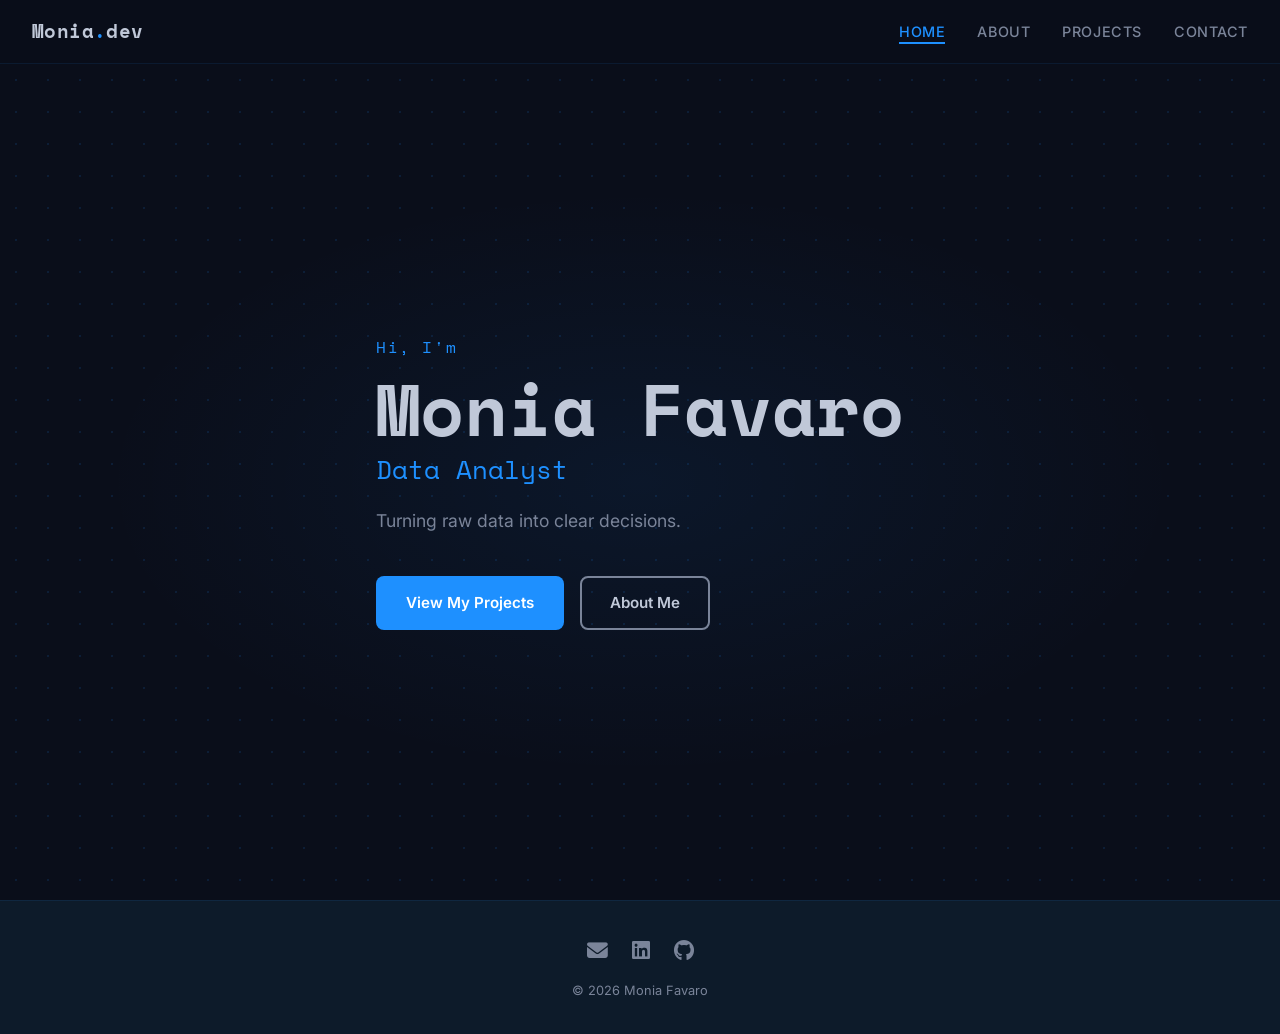
<file: index.html>
<!DOCTYPE html>
<html lang="en">
<head>
  <meta charset="UTF-8">
  <meta name="viewport" content="width=device-width, initial-scale=1.0">
  <title>Monia Favaro — Data Analyst</title>
  <link rel="preconnect" href="https://fonts.googleapis.com">
  <link rel="preconnect" href="https://fonts.gstatic.com" crossorigin>
  <link href="https://fonts.googleapis.com/css2?family=Inter:wght@300;400;500;600;700&family=Space+Mono:wght@400;700&display=swap" rel="stylesheet">
  <link rel="stylesheet" href="https://cdnjs.cloudflare.com/ajax/libs/font-awesome/6.5.0/css/all.min.css">
  <link rel="stylesheet" href="css/style.css">
</head>
<body>
  <div id="nav-placeholder"></div>
  <main id="main-content">
    <section class="hero">
      <div class="hero-bg-pattern"></div>
      <div class="hero-glow"></div>
      <div class="container hero-content fade-in">
        <p class="hero-greeting">Hi, I'm</p>
        <h1 class="hero-name">Monia Favaro</h1>
        <h2 class="hero-title">Data Analyst</h2>
        <p class="hero-tagline">Turning raw data into clear decisions.</p>
        <div class="hero-cta">
          <a href="projects.html" class="btn btn-primary">View My Projects</a>
          <a href="about.html" class="btn btn-outline">About Me</a>
        </div>
      </div>
    </section>
  </main>
  <div id="footer-placeholder"></div>
  <script src="js/components.js"></script>
  <script src="js/main.js"></script>
</body>
</html>
</file>
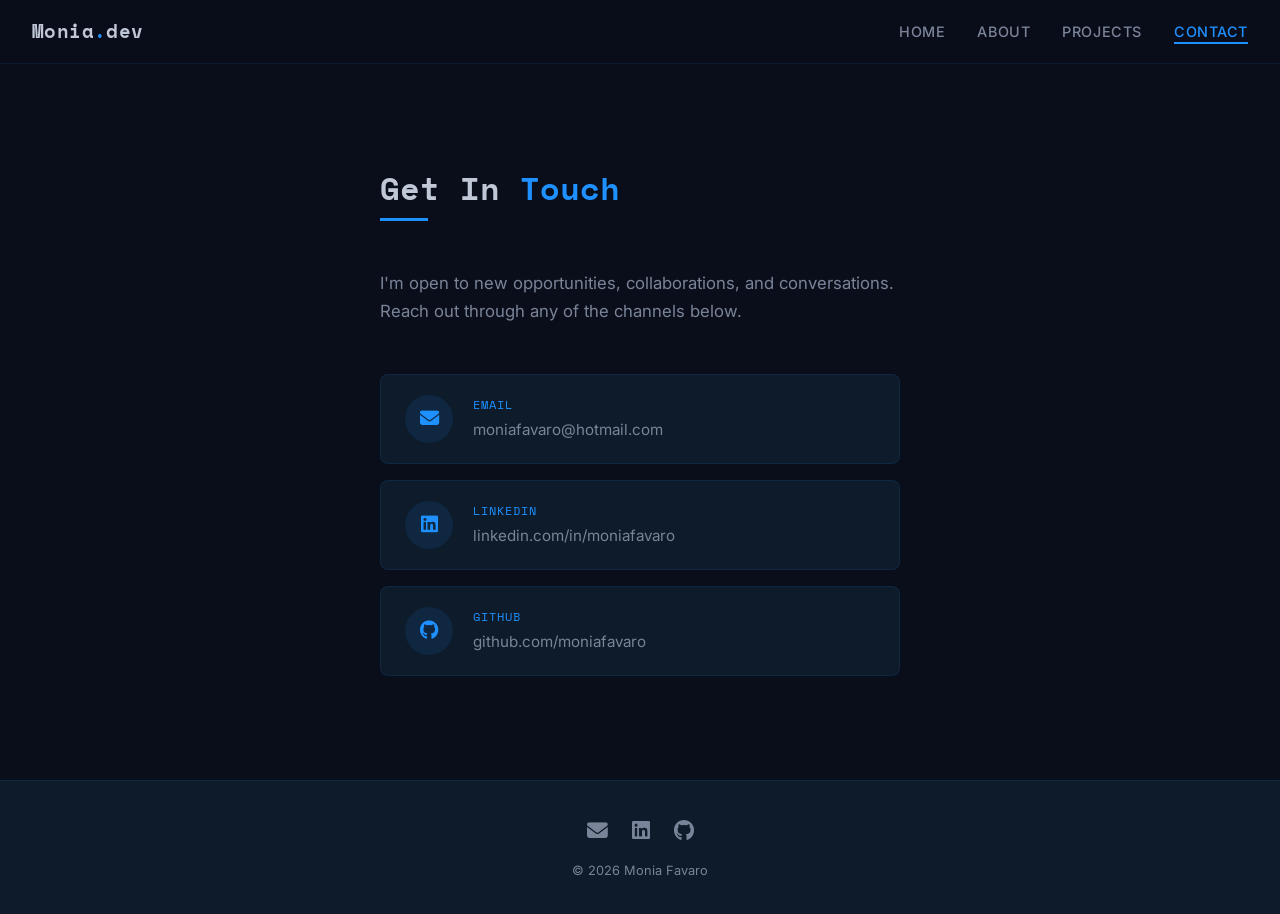
<file: contact.html>
<!DOCTYPE html>
<html lang="en">
<head>
  <meta charset="UTF-8">
  <meta name="viewport" content="width=device-width, initial-scale=1.0">
  <title>Contact — Monia Favaro</title>
  <link rel="preconnect" href="https://fonts.googleapis.com">
  <link rel="preconnect" href="https://fonts.gstatic.com" crossorigin>
  <link href="https://fonts.googleapis.com/css2?family=Inter:wght@300;400;500;600;700&family=Space+Mono:wght@400;700&display=swap" rel="stylesheet">
  <link rel="stylesheet" href="https://cdnjs.cloudflare.com/ajax/libs/font-awesome/6.5.0/css/all.min.css">
  <link rel="stylesheet" href="css/style.css">
</head>
<body>
  <div id="nav-placeholder"></div>
  <main id="main-content">
    <section class="contact-section">
      <div class="container fade-in">
        <h2 class="section-title">Get In <span>Touch</span></h2>
        <div class="section-divider"></div>
        <p class="contact-desc">
          I'm open to new opportunities, collaborations, and conversations.
          Reach out through any of the channels below.
        </p>
        <div class="contact-links">
          <a href="mailto:moniafavaro@hotmail.com" class="contact-link">
            <div class="contact-icon"><i class="fas fa-envelope"></i></div>
            <div class="contact-info">
              <span class="contact-label">Email</span>
              <span class="contact-value">moniafavaro@hotmail.com</span>
            </div>
          </a>
          <a href="https://linkedin.com/in/moniafavaro" target="_blank" rel="noopener" class="contact-link">
            <div class="contact-icon"><i class="fab fa-linkedin"></i></div>
            <div class="contact-info">
              <span class="contact-label">LinkedIn</span>
              <span class="contact-value">linkedin.com/in/moniafavaro</span>
            </div>
          </a>
          <a href="https://github.com/moniafavaro" target="_blank" rel="noopener" class="contact-link">
            <div class="contact-icon"><i class="fab fa-github"></i></div>
            <div class="contact-info">
              <span class="contact-label">GitHub</span>
              <span class="contact-value">github.com/moniafavaro</span>
            </div>
          </a>
        </div>
      </div>
    </section>
  </main>
  <div id="footer-placeholder"></div>
  <script src="js/components.js"></script>
  <script src="js/main.js"></script>
</body>
</html>
</file>
<file: css/style.css>
/* ── Variables ── */
:root {
  --bg-dark: #0a0e1a;
  --blue-primary: #1e90ff;
  --blue-secondary: #0d1b2a;
  --silver: #c0c8d8;
  --silver-dim: #7a8499;
  --font-body: 'Inter', sans-serif;
  --font-accent: 'Space Mono', monospace;
  --nav-height: 64px;
  --max-width: 1100px;
  --radius: 8px;
  --transition: 0.25s ease;
}

/* ── Reset ── */
*, *::before, *::after { box-sizing: border-box; margin: 0; padding: 0; }
html { scroll-behavior: smooth; }

body {
  background-color: var(--bg-dark);
  color: var(--silver);
  font-family: var(--font-body);
  font-size: 1rem;
  line-height: 1.7;
  min-height: 100vh;
  display: flex;
  flex-direction: column;
}

#main-content { flex: 1; }

a { color: var(--blue-primary); text-decoration: none; transition: opacity var(--transition); }
a:hover { opacity: 0.8; }

img { max-width: 100%; display: block; }

h1, h2, h3 {
  font-family: var(--font-accent);
  color: var(--silver);
  line-height: 1.3;
}

.container {
  max-width: var(--max-width);
  margin: 0 auto;
  padding: 0 1.5rem;
}

section { padding: 5rem 0; }

/* ── Fade-in animation (triggered by main.js) ── */
.fade-in {
  opacity: 0;
  transform: translateY(24px);
  transition: opacity 0.6s ease, transform 0.6s ease;
}
.fade-in.visible {
  opacity: 1;
  transform: translateY(0);
}

/* ── Buttons ── */
.btn {
  display: inline-block;
  padding: 0.75rem 1.75rem;
  border-radius: var(--radius);
  font-family: var(--font-body);
  font-size: 0.95rem;
  font-weight: 600;
  cursor: pointer;
  transition: all var(--transition);
  border: 2px solid transparent;
}
.btn-primary {
  background: var(--blue-primary);
  color: #fff;
}
.btn-primary:hover {
  background: transparent;
  border-color: var(--blue-primary);
  color: var(--blue-primary);
  opacity: 1;
}
.btn-outline {
  background: transparent;
  border-color: var(--silver-dim);
  color: var(--silver);
}
.btn-outline:hover {
  border-color: var(--blue-primary);
  color: var(--blue-primary);
  opacity: 1;
}

/* ── Navbar ── */
.navbar {
  position: fixed;
  top: 0;
  left: 0;
  right: 0;
  height: var(--nav-height);
  background: rgba(10, 14, 26, 0.92);
  backdrop-filter: blur(10px);
  border-bottom: 1px solid rgba(30, 144, 255, 0.1);
  display: flex;
  align-items: center;
  justify-content: space-between;
  padding: 0 2rem;
  z-index: 1000;
}

.nav-logo {
  font-family: var(--font-accent);
  font-size: 1.2rem;
  font-weight: 700;
  color: var(--silver);
  letter-spacing: 0.02em;
}
.nav-logo span { color: var(--blue-primary); }
.nav-logo:hover { opacity: 1; color: var(--silver); }

.nav-links {
  display: flex;
  gap: 2rem;
  list-style: none;
}
.nav-links a {
  font-size: 0.9rem;
  font-weight: 500;
  color: var(--silver-dim);
  letter-spacing: 0.04em;
  text-transform: uppercase;
  position: relative;
  padding-bottom: 2px;
}
.nav-links a::after {
  content: '';
  position: absolute;
  bottom: -2px;
  left: 0;
  width: 0;
  height: 2px;
  background: var(--blue-primary);
  transition: width var(--transition);
}
.nav-links a:hover,
.nav-links a.active {
  color: var(--blue-primary);
  opacity: 1;
}
.nav-links a:hover::after,
.nav-links a.active::after { width: 100%; }

/* ── Hamburger ── */
.hamburger {
  display: none;
  flex-direction: column;
  gap: 5px;
  background: none;
  border: none;
  cursor: pointer;
  padding: 4px;
}
.hamburger span {
  display: block;
  width: 24px;
  height: 2px;
  background: var(--silver);
  transition: all var(--transition);
}
.hamburger.open span:nth-child(1) { transform: translateY(7px) rotate(45deg); }
.hamburger.open span:nth-child(2) { opacity: 0; }
.hamburger.open span:nth-child(3) { transform: translateY(-7px) rotate(-45deg); }

/* ── Footer ── */
.footer {
  background: var(--blue-secondary);
  border-top: 1px solid rgba(30, 144, 255, 0.1);
  padding: 2rem 0;
  text-align: center;
}
.footer-links {
  display: flex;
  justify-content: center;
  gap: 1.5rem;
  margin-bottom: 0.75rem;
}
.footer-links a {
  font-size: 1.3rem;
  color: var(--silver-dim);
  transition: color var(--transition);
}
.footer-links a:hover { color: var(--blue-primary); opacity: 1; }
.footer-copy {
  font-size: 0.8rem;
  color: var(--silver-dim);
}

/* ── Offset main content below fixed nav ── */
#main-content { padding-top: var(--nav-height); }

/* ── Responsive nav ── */
@media (max-width: 767px) {
  .hamburger { display: flex; }
  .nav-links {
    display: none;
    flex-direction: column;
    position: absolute;
    top: var(--nav-height);
    left: 0;
    right: 0;
    background: rgba(10, 14, 26, 0.98);
    padding: 1.5rem 2rem;
    gap: 1.25rem;
    border-bottom: 1px solid rgba(30, 144, 255, 0.1);
  }
  .nav-links.open { display: flex; }
}

/* ── Section heading ── */
.section-title {
  font-size: 2rem;
  margin-bottom: 0.5rem;
  color: var(--silver);
}
.section-title span { color: var(--blue-primary); }
.section-divider {
  width: 48px;
  height: 3px;
  background: var(--blue-primary);
  margin-bottom: 3rem;
}

/* ── Home: Hero ── */
.hero {
  min-height: calc(100vh - var(--nav-height));
  display: flex;
  align-items: center;
  position: relative;
  overflow: hidden;
}

.hero-bg-pattern {
  position: absolute;
  inset: 0;
  background-image: radial-gradient(rgba(30, 144, 255, 0.12) 1px, transparent 1px);
  background-size: 32px 32px;
  pointer-events: none;
}

.hero-glow {
  position: absolute;
  inset: 0;
  background: radial-gradient(ellipse 60% 50% at 50% 50%, rgba(30, 144, 255, 0.07) 0%, transparent 70%);
  pointer-events: none;
}

.hero-content { position: relative; z-index: 1; }

.hero-greeting {
  font-family: var(--font-accent);
  font-size: 1rem;
  color: var(--blue-primary);
  letter-spacing: 0.1em;
  margin-bottom: 0.5rem;
}

.hero-name {
  font-size: clamp(2.5rem, 6vw, 4.5rem);
  font-weight: 700;
  color: var(--silver);
  line-height: 1.1;
  margin-bottom: 0.25rem;
}

.hero-title {
  font-family: var(--font-accent);
  font-size: clamp(1.1rem, 3vw, 1.6rem);
  font-weight: 400;
  color: var(--blue-primary);
  margin-bottom: 1.25rem;
}

.hero-tagline {
  font-size: 1.1rem;
  color: var(--silver-dim);
  max-width: 480px;
  margin-bottom: 2.5rem;
}

.hero-cta {
  display: flex;
  gap: 1rem;
  flex-wrap: wrap;
}

/* ── About: Bio ── */
.bio-grid {
  display: grid;
  grid-template-columns: 1fr 280px;
  gap: 3rem;
  align-items: start;
}
.bio-text p + p { margin-top: 1rem; }
.bio-text p { color: var(--silver-dim); font-size: 1.05rem; }

.bio-photo-wrap {
  border-radius: var(--radius);
  overflow: hidden;
  border: 2px solid rgba(30, 144, 255, 0.2);
  box-shadow: 0 0 32px rgba(30, 144, 255, 0.08);
}
.bio-photo { width: 100%; aspect-ratio: 3/4; object-fit: cover; }

/* ── About: Skills ── */
.about-skills { background: var(--blue-secondary); }
.skills-grid {
  display: grid;
  grid-template-columns: 1fr 1fr;
  gap: 2.5rem;
}
.skill-cat-title {
  font-family: var(--font-accent);
  font-size: 0.85rem;
  color: var(--blue-primary);
  letter-spacing: 0.1em;
  text-transform: uppercase;
  margin-bottom: 1rem;
}
.skill-badges { display: flex; flex-wrap: wrap; gap: 0.6rem; }
.badge {
  display: inline-block;
  padding: 0.4rem 1rem;
  border-radius: 100px;
  font-size: 0.875rem;
  font-weight: 500;
  background: rgba(30, 144, 255, 0.1);
  color: var(--blue-primary);
  border: 1px solid rgba(30, 144, 255, 0.25);
  transition: all var(--transition);
}
.badge:hover {
  background: rgba(30, 144, 255, 0.2);
  border-color: var(--blue-primary);
}

/* ── About: Resume ── */
.resume-desc {
  color: var(--silver-dim);
  margin-bottom: 1.5rem;
  font-size: 1.05rem;
}

/* ── Responsive: About ── */
@media (max-width: 767px) {
  .bio-grid {
    grid-template-columns: 1fr;
  }
  .bio-photo-wrap {
    max-width: 240px;
    margin: 0 auto;
  }
  .skills-grid { grid-template-columns: 1fr; gap: 2rem; }
}

/* ── Projects ── */
.projects-intro {
  color: var(--silver-dim);
  font-size: 1.05rem;
  margin-bottom: 3rem;
  max-width: 600px;
}

.projects-grid {
  display: grid;
  grid-template-columns: repeat(3, 1fr);
  gap: 1.75rem;
}

.project-card {
  background: var(--blue-secondary);
  border: 1px solid rgba(30, 144, 255, 0.1);
  border-radius: var(--radius);
  overflow: hidden;
  display: flex;
  flex-direction: column;
  transition: transform var(--transition), box-shadow var(--transition), border-color var(--transition);
}
.project-card:hover {
  transform: translateY(-6px);
  box-shadow: 0 12px 40px rgba(30, 144, 255, 0.15);
  border-color: rgba(30, 144, 255, 0.4);
}

.card-img-wrap {
  width: 100%;
  aspect-ratio: 16/9;
  overflow: hidden;
  background: #0d1b2a;
}
.card-img {
  width: 100%;
  height: 100%;
  object-fit: cover;
  transition: transform 0.4s ease;
}
.project-card:hover .card-img { transform: scale(1.04); }

.card-body {
  padding: 1.25rem;
  display: flex;
  flex-direction: column;
  flex: 1;
}
.card-title {
  font-family: var(--font-accent);
  font-size: 1rem;
  color: var(--silver);
  margin-bottom: 0.5rem;
}
.card-desc {
  font-size: 0.9rem;
  color: var(--silver-dim);
  line-height: 1.6;
  margin-bottom: 1rem;
  flex: 1;
}
.card-tags {
  display: flex;
  flex-wrap: wrap;
  gap: 0.4rem;
  margin-bottom: 1rem;
}
.tag {
  font-size: 0.75rem;
  padding: 0.25rem 0.65rem;
  border-radius: 100px;
  background: rgba(30, 144, 255, 0.08);
  color: var(--blue-primary);
  border: 1px solid rgba(30, 144, 255, 0.2);
}
.card-link {
  font-size: 0.875rem;
  font-weight: 600;
  color: var(--blue-primary);
  display: inline-flex;
  align-items: center;
  gap: 0.4rem;
  transition: gap var(--transition);
}
.card-link:hover { gap: 0.7rem; opacity: 1; }

/* ── Responsive: Projects ── */
@media (max-width: 1024px) {
  .projects-grid { grid-template-columns: repeat(2, 1fr); }
}
@media (max-width: 767px) {
  .projects-grid { grid-template-columns: 1fr; }
}

/* ── Contact ── */
.contact-section {
  min-height: calc(100vh - var(--nav-height) - 120px);
  display: flex;
  align-items: center;
}

.contact-desc {
  color: var(--silver-dim);
  font-size: 1.05rem;
  max-width: 520px;
  margin-bottom: 3rem;
}

.contact-links {
  display: flex;
  flex-direction: column;
  gap: 1rem;
  max-width: 520px;
}

.contact-link {
  display: flex;
  align-items: center;
  gap: 1.25rem;
  padding: 1.25rem 1.5rem;
  background: var(--blue-secondary);
  border: 1px solid rgba(30, 144, 255, 0.1);
  border-radius: var(--radius);
  transition: all var(--transition);
  color: var(--silver);
}
.contact-link:hover {
  border-color: var(--blue-primary);
  box-shadow: 0 4px 24px rgba(30, 144, 255, 0.12);
  transform: translateX(6px);
  opacity: 1;
}

.contact-icon {
  width: 48px;
  height: 48px;
  border-radius: 50%;
  background: rgba(30, 144, 255, 0.1);
  display: flex;
  align-items: center;
  justify-content: center;
  font-size: 1.2rem;
  color: var(--blue-primary);
  flex-shrink: 0;
}

.contact-info {
  display: flex;
  flex-direction: column;
  gap: 0.1rem;
}
.contact-label {
  font-size: 0.75rem;
  text-transform: uppercase;
  letter-spacing: 0.08em;
  color: var(--blue-primary);
  font-family: var(--font-accent);
}
.contact-value {
  font-size: 0.95rem;
  color: var(--silver-dim);
}
</file>
